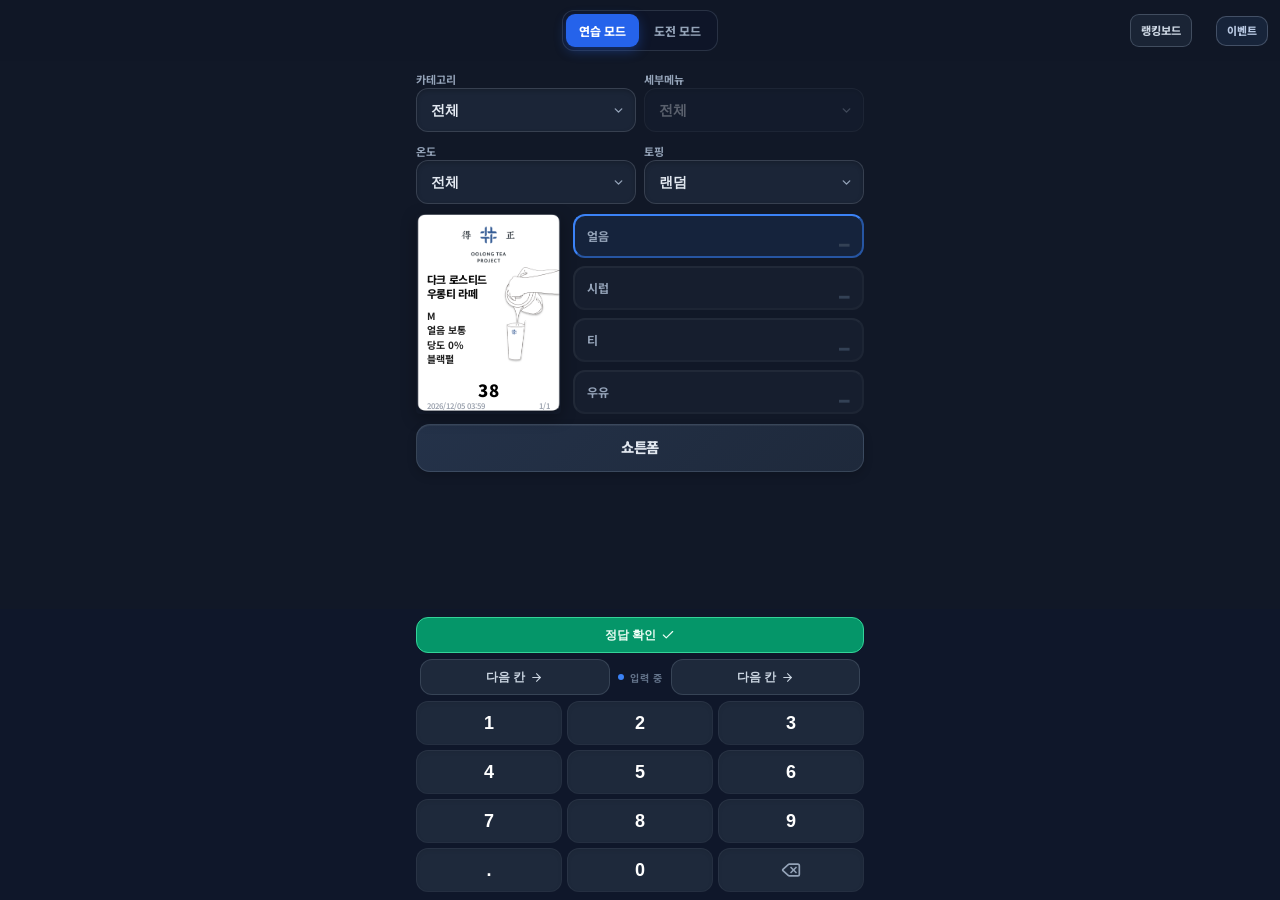
<file: index.html>
<!DOCTYPE html>
<html lang="ko">
<head>
  <meta charset="utf-8">
  <meta name="viewport" content="width=device-width, initial-scale=1, maximum-scale=1, viewport-fit=cover, user-scalable=no">
  <title>더정 우롱티 프로젝트 - 트레이닝 룸</title>
  <meta name="description" content="매장 통합 관리 가이드 시스템">
  <meta http-equiv="Cache-Control" content="no-cache, no-store, must-revalidate">
  <meta http-equiv="Pragma" content="no-cache">
  <meta http-equiv="Expires" content="0">
  <meta name="app-build" content="1792740400">
  <link rel="preconnect" href="https://fonts.googleapis.com">
  <link rel="preconnect" href="https://fonts.gstatic.com" crossorigin>
  <link href="https://fonts.googleapis.com/css2?family=Noto+Sans+KR:wght@400;500;600;700;800;900&family=Noto+Serif+KR:wght@700;900&family=Outfit:wght@600;700;800;900&display=swap" rel="stylesheet">
  <link rel="stylesheet" href="style.css?v=1792741400">
</head>
<body class="antialiased bg-[#111827] text-white">
  <div class="app-wrapper min-h-[100dvh] flex flex-col font-outfit pb-4 safe-bottom relative">
    
    <!-- Top Bar Navigation -->
    <header class="quiz-header px-4 py-2.5 sm:px-6 border-b border-white/5 bg-[#111827]/90 backdrop-blur-md z-10">
      <div class="mode-switch" role="tablist" aria-label="퀴즈 모드 선택">
        <button id="btnPracticeMode" class="mode-switch__button is-active" type="button" role="tab" aria-selected="true">연습 모드</button>
        <button id="btnChallengeMode" class="mode-switch__button" type="button" role="tab" aria-selected="false">도전 모드</button>
      </div>
      <button id="btnEventMode" class="event-board-button" type="button" aria-selected="false">이벤트</button>
      <button id="btnRankingMode" class="ranking-board-button hidden" type="button" aria-selected="false">랭킹보드</button>
      <div id="challengeTimer" class="challenge-timer hidden" aria-live="polite">00:00</div>
    </header>

    <!-- Main Stage Content -->
    <div id="quizMain" class="flex-1 overflow-y-auto px-4 pt-2.5 pb-2">
      <div class="max-w-md mx-auto pb-2">
        
        <!-- Filter Controls (Sequential: Category -> Submenu -> Temp -> Topping) -->
        <div id="filterPanel" class="flex flex-col gap-2 mb-2.5 animate-in fade-in relative z-20">
          <!-- Row 1: Category & Submenu Dropdowns -->
          <div class="grid grid-cols-2 gap-2">
            <div>
              <label class="block text-[11px] font-bold text-slate-400 mb-1 ml-0.5">카테고리</label>
              <select id="selectCategory" class="filter-select w-full" title="카테고리 선택">
                <option value="all">전체</option>
                <option value="오리지널 티">오리지널 티</option>
                <option value="클래식 밀크티">클래식 밀크티</option>
                <option value="신선한 우유">신선한 우유</option>
                <option value="치즈 밀크폼">치즈 밀크폼</option>
                <option value="더블 과일티">더블 과일티</option>
              </select>
            </div>
            <div>
              <label class="block text-[11px] font-bold text-slate-400 mb-1 ml-0.5">세부메뉴</label>
              <select id="selectMenu" disabled class="filter-select w-full" title="세부메뉴 선택">
                <option value="all">전체</option>
              </select>
            </div>
          </div>

          <!-- Row 2: Temperature & Topping Combination Filters -->
          <div class="grid grid-cols-2 gap-2">
            <div>
              <label class="block text-[11px] font-bold text-slate-400 mb-1 ml-0.5">온도</label>
              <select id="selectTemp" class="filter-select w-full" title="온도 선택">
                <option value="all">전체</option>
                <option value="ice">ICE</option>
                <option value="hot">HOT</option>
              </select>
            </div>
            <div>
              <label class="block text-[11px] font-bold text-slate-400 mb-1 ml-0.5">토핑</label>
              <select id="selectTopping" class="filter-select w-full" title="토핑 선택">
                <option value="all">랜덤</option>
                <option value="with">토핑 O</option>
                <option value="without">토핑 X</option>
              </select>
            </div>
          </div>
        </div>

        <!-- Problem Stage: Left Sticker & Right Fields (Top-Aligned) -->
        <div id="quizProblemStage" class="flex flex-row gap-3 mt-1 items-start">
          
          <!-- Exact Photo-Matched Sticker Card (Noto Sans KR font on dejeng_real_bg.png) -->
          <div id="dejengSticker" class="dejeng-sticker-card shrink-0">
            <!-- Dynamically populated via renderSticker() -->
          </div>

          <!-- Right Column: Recipe Fields (Top aligned with sticker) -->
          <div class="flex-1 flex flex-col min-w-0">
            <div id="recipeFieldsContainer" class="flex flex-col gap-2">
              <!-- Dynamically populated via renderInputFields() -->
            </div>
          </div>

        </div>

        <!-- Shorten Form Quick Access (라벨지 - 넘버패드 사이 항시 노출) -->
        <div id="shortenPromptContainer" class="mt-2">
          <button id="btnProblemShorten" type="button" class="problem-shorten-button">
            <span class="problem-shorten-button__label">쇼튼폼</span>
          </button>
          <button id="btnRestartChallenge" type="button" class="challenge-restart-button hidden">다시하기</button>
          <p id="challengeRuleNotice" class="challenge-rule-notice hidden">도전 모드 · 빈칸 오답 2개까지 기록 반영</p>
          <div id="challengeAllowance" class="challenge-allowance hidden" aria-live="polite">
            <span class="challenge-allowance__label">오답 허용</span>
            <span id="challengeAllowanceOne" class="challenge-allowance__life" aria-hidden="true"></span>
            <span id="challengeAllowanceTwo" class="challenge-allowance__life" aria-hidden="true"></span>
            <strong id="challengeAllowanceText">2 / 2</strong>
          </div>
        </div>

        <section id="challengeRankingComingSoon" class="ranking-coming-soon hidden" aria-live="polite">
          <p>COMING SOON</p>
        </section>
        <section id="challengeEvent" class="challenge-event hidden" aria-labelledby="challengeEventTitle">
          <section class="challenge-event__card" aria-labelledby="challengeEventTitle">
          <header class="challenge-event__header">
            <p>EVENT</p>
            <h2 id="challengeEventTitle">7등의 시간을 맞춰라!!!</h2>
            <span>7등 기록의 초와 1/100초를 맞혀 보세요</span>
          </header>
          <p id="challengePredictionSaved" class="challenge-event__saved" aria-live="polite"></p>
          <button id="btnOpenPredictionModal" class="challenge-event__apply" type="button">응모하기</button>

          </section>
          <section class="challenge-event__card challenge-event__card--quiz" aria-label="음료퀴즈 도전">
          <section class="challenge-event__mystery" aria-label="비공개 내 순위">
            <p class="challenge-event__mystery-label">랭킹보드</p>
            <div class="challenge-event__slots">
              <div>???</div><div>???</div><div>???</div>
              <div id="challengeEventMyRecord" class="challenge-event__slot--mine" aria-live="polite">???</div>
              <div>???</div><div>???</div><div>???</div>
            </div>
            <p class="challenge-event__saved">나의 최단 기록만 표시됩니다.</p>
          </section>
          <button id="btnStartChallengeFromEvent" class="challenge-event__start" type="button">음료퀴즈 도전하기</button>
          </section>
        </section>
        <section id="challengeRanking" class="challenge-ranking hidden" aria-live="polite" aria-hidden="true">
          <header class="challenge-ranking__title">
            <span aria-hidden="true">🏆</span>
            <div>
              <p>CHALLENGE LEADERBOARD</p>
              <h2>랭킹보드</h2>
            </div>
          </header>
          <div class="challenge-ranking__grid">
            <section class="challenge-ranking__section challenge-ranking__section--alltime">
              <header><span aria-hidden="true">🏅</span><h3>역대 기록</h3></header>
              <div id="challengeAllTimeRanking" class="challenge-ranking__list"></div>
              <button id="btnShowAllTimeRanking" class="challenge-ranking__more" type="button">전체 순위</button>
            </section>
            <section class="challenge-ranking__section challenge-ranking__section--monthly">
              <header><span aria-hidden="true">↻</span><h3>이번 달 랭킹</h3></header>
              <div id="challengeCurrentRanking" class="challenge-ranking__list"></div>
            </section>
            <section id="challengePastRankings" class="challenge-ranking__section challenge-ranking__section--champion hidden">
              <header><span aria-hidden="true">♛</span><h3>과거 월간 챔피언</h3></header>
              <div id="challengePastRankingList"></div>
            </section>
          </div>
        </section>

      </div>
    </div>

    <!-- Bottom Controls & Keypad (Fixed Dock) -->
    <div id="quizDock" class="border-t border-white/5 bg-slate-900 flex-shrink-0 p-3 pb-6 safe-bottom">
      <div class="max-w-md mx-auto">
        
        <button id="btnAction" type="button" class="quiz-check-button">
          <span>정답 확인</span>
          <svg xmlns="http://www.w3.org/2000/svg" width="14" height="14" viewBox="0 0 24 24" fill="none" stroke="currentColor" stroke-width="2" stroke-linecap="round" stroke-linejoin="round"><polyline points="20 6 9 17 4 12"/></svg>
        </button>

        <!-- Dual next controls -->
        <div class="quiz-action-row mb-2.5 px-1">
          <button id="btnNextField" type="button" class="quiz-next-button">
            <span>다음 칸</span>
            <svg xmlns="http://www.w3.org/2000/svg" width="13" height="13" viewBox="0 0 24 24" fill="none" stroke="currentColor" stroke-width="2" stroke-linecap="round" stroke-linejoin="round"><path d="M5 12h14"/><path d="m12 5 7 7-7 7"/></svg>
          </button>
          
          <span class="text-[10px] font-bold text-slate-500 uppercase tracking-widest flex items-center gap-1.5 text-center">
            <div id="statusDot" class="w-1.5 h-1.5 rounded-full animate-pulse shrink-0 bg-blue-500"></div>
            <span id="statusText">입력 중</span>
          </span>

          <button id="btnNextFieldRight" type="button" class="quiz-next-button">
            <span>다음 칸</span>
            <svg xmlns="http://www.w3.org/2000/svg" width="13" height="13" viewBox="0 0 24 24" fill="none" stroke="currentColor" stroke-width="2" stroke-linecap="round" stroke-linejoin="round"><path d="M5 12h14"/><path d="m12 5 7 7-7 7"/></svg>
          </button>
        </div>

        <!-- Numeric Keypad Grid (1-9, ., 0, DEL) -->
        <div class="grid grid-cols-3 gap-1.5 sm:gap-2">
          <button type="button" class="pad-key-btn h-11 sm:h-13 rounded-xl flex items-center justify-center text-lg sm:text-xl font-black transition-all border shadow-inner bg-slate-800 hover:bg-slate-700 active:bg-slate-600 text-white border-white/5" data-key="1">1</button>
          <button type="button" class="pad-key-btn h-11 sm:h-13 rounded-xl flex items-center justify-center text-lg sm:text-xl font-black transition-all border shadow-inner bg-slate-800 hover:bg-slate-700 active:bg-slate-600 text-white border-white/5" data-key="2">2</button>
          <button type="button" class="pad-key-btn h-11 sm:h-13 rounded-xl flex items-center justify-center text-lg sm:text-xl font-black transition-all border shadow-inner bg-slate-800 hover:bg-slate-700 active:bg-slate-600 text-white border-white/5" data-key="3">3</button>
          <button type="button" class="pad-key-btn h-11 sm:h-13 rounded-xl flex items-center justify-center text-lg sm:text-xl font-black transition-all border shadow-inner bg-slate-800 hover:bg-slate-700 active:bg-slate-600 text-white border-white/5" data-key="4">4</button>
          <button type="button" class="pad-key-btn h-11 sm:h-13 rounded-xl flex items-center justify-center text-lg sm:text-xl font-black transition-all border shadow-inner bg-slate-800 hover:bg-slate-700 active:bg-slate-600 text-white border-white/5" data-key="5">5</button>
          <button type="button" class="pad-key-btn h-11 sm:h-13 rounded-xl flex items-center justify-center text-lg sm:text-xl font-black transition-all border shadow-inner bg-slate-800 hover:bg-slate-700 active:bg-slate-600 text-white border-white/5" data-key="6">6</button>
          <button type="button" class="pad-key-btn h-11 sm:h-13 rounded-xl flex items-center justify-center text-lg sm:text-xl font-black transition-all border shadow-inner bg-slate-800 hover:bg-slate-700 active:bg-slate-600 text-white border-white/5" data-key="7">7</button>
          <button type="button" class="pad-key-btn h-11 sm:h-13 rounded-xl flex items-center justify-center text-lg sm:text-xl font-black transition-all border shadow-inner bg-slate-800 hover:bg-slate-700 active:bg-slate-600 text-white border-white/5" data-key="8">8</button>
          <button type="button" class="pad-key-btn h-11 sm:h-13 rounded-xl flex items-center justify-center text-lg sm:text-xl font-black transition-all border shadow-inner bg-slate-800 hover:bg-slate-700 active:bg-slate-600 text-white border-white/5" data-key="9">9</button>
          <button type="button" class="pad-key-btn h-11 sm:h-13 rounded-xl flex items-center justify-center text-lg sm:text-xl font-black transition-all border shadow-inner bg-slate-800 hover:bg-slate-700 active:bg-slate-600 text-white border-white/5" data-key=".">.</button>
          <button type="button" class="pad-key-btn h-11 sm:h-13 rounded-xl flex items-center justify-center text-lg sm:text-xl font-black transition-all border shadow-inner bg-slate-800 hover:bg-slate-700 active:bg-slate-600 text-white border-white/5" data-key="0">0</button>
          <button type="button" class="pad-key-btn h-11 sm:h-13 rounded-xl flex items-center justify-center text-lg sm:text-xl font-black transition-all border shadow-inner bg-slate-800 hover:bg-slate-700 active:bg-slate-600 text-white border-white/5" data-key="DEL">
            <svg xmlns="http://www.w3.org/2000/svg" width="20" height="20" viewBox="0 0 24 24" fill="none" stroke="currentColor" stroke-width="2" stroke-linecap="round" stroke-linejoin="round" class="text-slate-400">
              <path d="M10 5a2 2 0 0 0-1.344.519l-6.328 5.74a1 1 0 0 0 0 1.481l6.328 5.741A2 2 0 0 0 10 19h10a2 2 0 0 0 2-2V7a2 2 0 0 0-2-2z"/>
              <path d="m12 9 6 6"/>
              <path d="m18 9-6 6"/>
            </svg>
          </button>
        </div>

      </div>
    </div>

  </div>

  <!-- Shorten Form Modal (쇼튼 폼 팝업 - 원본 이미지) -->
  <div id="shortenModal" class="shorten-modal-overlay">
    <div id="shortenModalCard" class="shorten-modal-card">
      <img id="shortenModalImage" src="shorten_table.png" alt="Formula Shorten Reference Table. Pinch with two fingers to zoom." class="w-full h-auto block select-none rounded">
    </div>
  </div>

  <!-- Challenge countdown: starts immediately after the mode is selected. -->
  <div id="challengeCountdown" class="challenge-countdown hidden" aria-live="assertive" aria-label="도전 시작 카운트다운">
    <strong id="challengeCountdownNumber">3</strong>
    <span>도전 시작</span>
  </div>

  <!-- Challenge mode result. Form submit remains separate so the user can review it. -->
  <div id="challengeResult" class="challenge-overlay hidden" role="dialog" aria-modal="true" aria-labelledby="challengeResultTitle">
    <section class="challenge-card">
      <p class="challenge-eyebrow">10문제 완료</p>
      <h2 id="challengeResultTitle">도전 결과</h2>
      <div id="challengeResultStats" class="challenge-result-stats"></div>
      <p id="challengeResultMessage" class="challenge-copy"></p>
      <div id="challengeEmployeePicker" class="hidden">
        <label class="challenge-label" for="challengeEmployee">본인 이름 선택</label>
        <select id="challengeEmployee" class="challenge-select">
          <option value="">본인 이름을 선택하세요</option>
        </select>
        <p id="challengeSetupError" class="challenge-error hidden" role="alert">본인 이름을 선택해 주세요.</p>
      </div>
      <div class="challenge-actions challenge-actions--stack">
        <button id="btnSubmitRecord" class="challenge-primary hidden" type="button">기록하기</button>
        <button id="btnRetryChallenge" class="challenge-secondary hidden" type="button">돌아가기</button>
      </div>
    </section>
  </div>

  <div id="challengePredictionModal" class="challenge-overlay hidden" role="dialog" aria-modal="true" aria-labelledby="challengePredictionModalTitle">
    <section class="challenge-card challenge-prediction-modal__card">
      <button id="btnClosePredictionModal" class="challenge-prediction-modal__close" type="button" aria-label="응모 창 닫기">×</button>
      <p class="challenge-eyebrow">EVENT ENTRY</p>
      <h2 id="challengePredictionModalTitle">7등의 시간을 맞춰라!!!</h2>
      <form id="challengePredictionForm" class="challenge-event__form">
        <fieldset>
          <legend>예측 초</legend>
          <div class="challenge-event__time-picker" aria-label="예측 시간 입력">
            <label><input id="challengePredictionSeconds" type="text" inputmode="numeric" pattern="[0-9]*" maxlength="2" aria-label="초" placeholder="00" autocomplete="off"><span>초</span></label>
            <b>.</b>
            <label><input id="challengePredictionCentiseconds" type="text" inputmode="numeric" pattern="[0-9]*" maxlength="2" aria-label="1/100초" placeholder="00" autocomplete="off"><span>1/100초</span></label>
          </div>
        </fieldset>
        <label class="challenge-event__employee">본인 이름
          <select id="challengePredictionEmployee" required>
            <option value="">직원명 선택</option>
          </select>
        </label>
        <button type="submit">제출</button>
      </form>
    </section>
  </div>

  <div id="allTimeRankingModal" class="ranking-modal hidden" role="dialog" aria-modal="true" aria-labelledby="allTimeRankingTitle">
    <section class="ranking-modal__card">
      <header class="ranking-modal__header">
        <div><p>🏅 전체 순위</p><h2 id="allTimeRankingTitle">역대 기록</h2></div>
        <button id="btnCloseAllTimeRanking" class="ranking-modal__close" type="button" aria-label="전체 순위 닫기">×</button>
      </header>
      <div id="challengeAllTimeFullRanking" class="ranking-modal__list"></div>
    </section>
  </div>

  <script src="https://accounts.google.com/gsi/client" async defer></script>
  <script src="record-service.js?v=1792741100"></script>
  <script src="challenge-event.js?v=1792741200"></script>
  <script src="app.js?v=1792741300"></script>
</body>
</html>
</file>
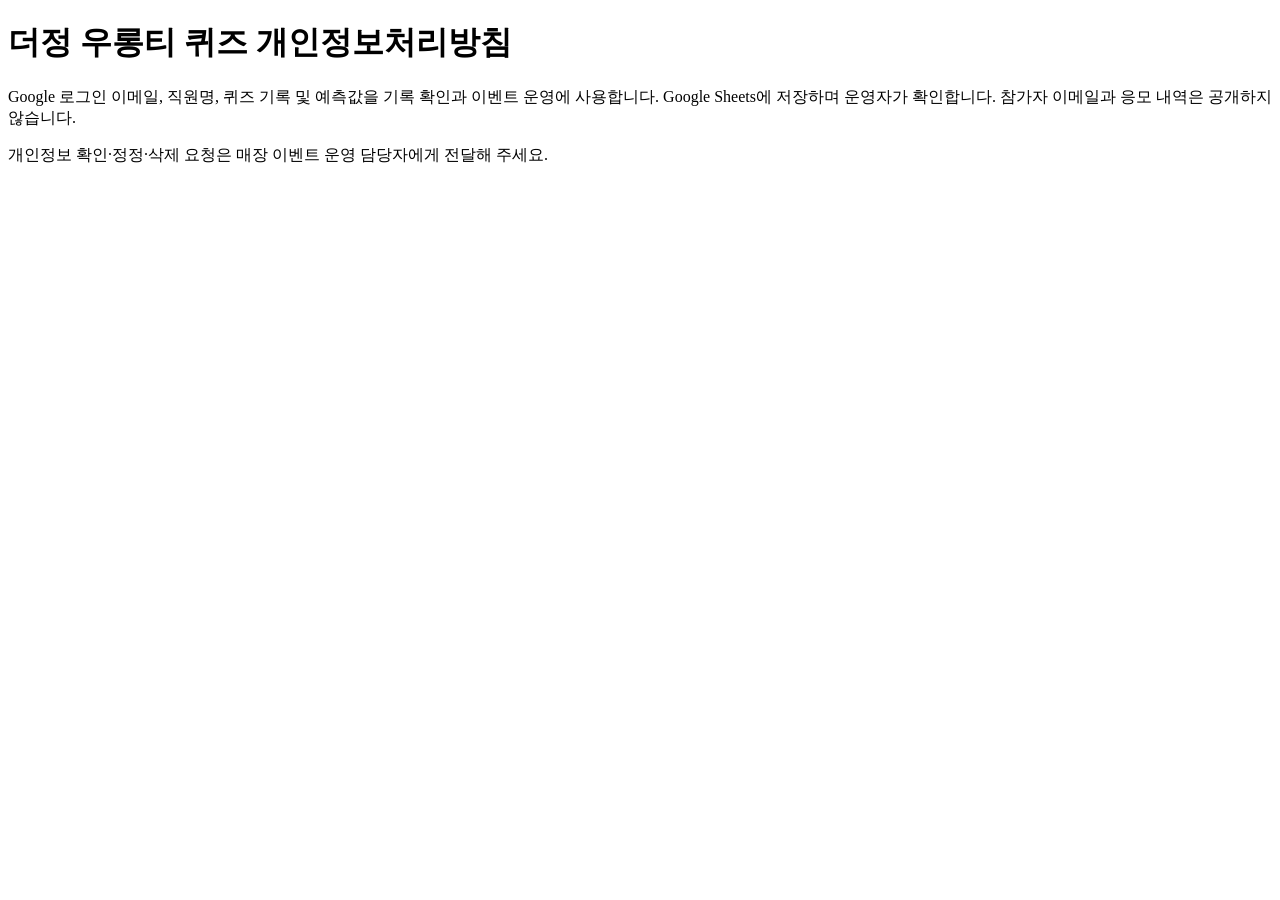
<file: privacy.html>
<!doctype html><html lang="ko"><meta charset="utf-8"><meta name="viewport" content="width=device-width,initial-scale=1"><title>개인정보처리방침</title><h1>더정 우롱티 퀴즈 개인정보처리방침</h1><p>Google 로그인 이메일, 직원명, 퀴즈 기록 및 예측값을 기록 확인과 이벤트 운영에 사용합니다. Google Sheets에 저장하며 운영자가 확인합니다. 참가자 이메일과 응모 내역은 공개하지 않습니다.</p><p>개인정보 확인·정정·삭제 요청은 매장 이벤트 운영 담당자에게 전달해 주세요.</p></html>
</file>
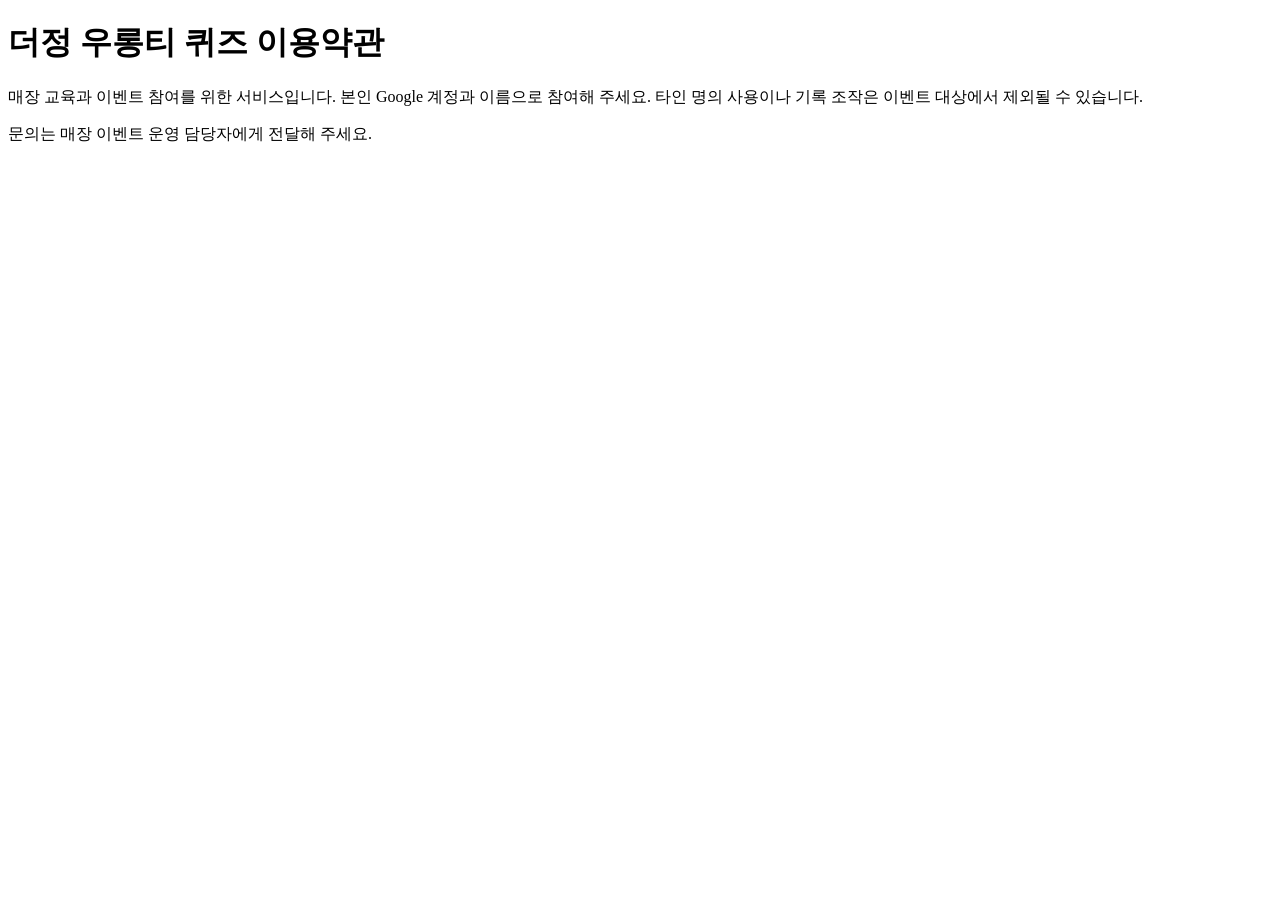
<file: terms.html>
<!doctype html><html lang="ko"><meta charset="utf-8"><meta name="viewport" content="width=device-width,initial-scale=1"><title>이용약관</title><h1>더정 우롱티 퀴즈 이용약관</h1><p>매장 교육과 이벤트 참여를 위한 서비스입니다. 본인 Google 계정과 이름으로 참여해 주세요. 타인 명의 사용이나 기록 조작은 이벤트 대상에서 제외될 수 있습니다.</p><p>문의는 매장 이벤트 운영 담당자에게 전달해 주세요.</p></html>
</file>
<file: style.css>
/* --- Global Reset & Color Theme matching oolongteaproject.vercel.app --- */
* {
  margin: 0;
  padding: 0;
  box-sizing: border-box;
  -webkit-tap-highlight-color: transparent;
}

body {
  font-family: 'Outfit', 'Noto Sans KR', -apple-system, BlinkMacSystemFont, sans-serif;
  background-color: #111827;
  color: #f8fafc;
  min-height: 100vh;
  min-height: 100dvh;
  overflow-x: hidden;
  user-select: none;
  -webkit-user-select: none;
}

/* Keep quiz controls at the intended scale on mobile. The shorten-form popup
   overrides this with its own two-finger zoom handler. */
html,
body,
.app-wrapper {
  touch-action: manipulation;
}

.app-wrapper {
  min-height: 100vh;
  min-height: 100dvh;
  display: flex;
  flex-direction: column;
}

/* Safe Area Support */
.safe-bottom {
  padding-bottom: env(safe-area-inset-bottom, 1rem);
}

/* Sticker Card Styles (Enforcing Noto Sans KR) */
.dejeng-sticker-card {
  width: 145px;
  height: 200px;
  background-image: url('dejeng_real_bg.png');
  background-size: 100% 100%;
  background-repeat: no-repeat;
  position: relative;
  overflow: hidden;
  border-radius: 4px;
  box-shadow: 0 4px 15px rgba(0, 0, 0, 0.3);
  font-family: 'Noto Sans KR', sans-serif !important;
  user-select: none;
  flex-shrink: 0;
}

.st-real-title {
  position: absolute;
  top: 29.5%;
  left: 7.5%;
  max-width: 90%;
  font-family: 'Noto Sans KR', sans-serif !important;
  font-size: 0.68rem;
  font-weight: 800;
  line-height: 1.25;
  color: #111111;
  letter-spacing: -0.4px;
  z-index: 2;
}

.st-real-title div {
  white-space: nowrap !important;
  overflow: visible !important;
}

.st-real-specs {
  position: absolute;
  top: 48%;
  left: 7.5%;
  max-width: 52%;
  display: flex;
  flex-direction: column;
  gap: 2px;
  font-family: 'Noto Sans KR', sans-serif !important;
  font-size: 0.62rem;
  font-weight: 700;
  color: #222222;
  line-height: 1.25;
}

.st-real-orderno {
  position: absolute;
  top: 84%;
  left: 0;
  right: 0;
  text-align: center;
  font-size: 1.05rem;
  font-weight: 900;
  color: #000000;
  line-height: 1;
  letter-spacing: 0.5px;
  font-family: 'Noto Sans KR', sans-serif !important;
}

.st-real-footer {
  position: absolute;
  top: 93%;
  left: 7.5%;
  right: 7.5%;
  display: flex;
  justify-content: space-between;
  font-size: 0.48rem;
  font-weight: 600;
  color: #9ca3af;
  font-family: 'Noto Sans KR', sans-serif !important;
}

/* 5-Field Recipe Container (Matches Sticker Card Height 200px exactly) */
.recipe-fields-5-rows {
  height: 200px;
  display: flex;
  flex-direction: column;
  gap: 5px;
}

.recipe-fields-5-rows .field-btn {
  flex: 1 1 0;
  min-height: 0;
  padding-top: 0 !important;
  padding-bottom: 0 !important;
}

.recipe-fields-5-rows .field-val-container {
  height: auto !important;
}

.recipe-fields-5-rows .field-val-text {
  font-size: 1.1rem !important;
  line-height: 1 !important;
}

/* Utility Animations */
@keyframes fadeIn {
  from { opacity: 0; transform: translateY(4px); }
  to { opacity: 1; transform: translateY(0); }
}

.animate-in {
  animation: fadeIn 0.2s cubic-bezier(0.16, 1, 0.3, 1) forwards;
}

/* Keypad Button Active States */
.pad-key-btn:active {
  transform: scale(0.96);
  background-color: #334155 !important;
}

.pad-key-btn {
  touch-action: manipulation;
  -webkit-touch-callout: none;
  user-select: none;
}

#btnNextField,
#btnNextFieldRight,
#btnAction {
  touch-action: manipulation;
  -webkit-touch-callout: none;
}

.quiz-action-row {
  display: grid;
  grid-template-columns: minmax(88px, 1fr) auto minmax(88px, 1fr);
  align-items: center;
  gap: 8px;
}

.quiz-next-button,
.quiz-check-button {
  min-height: 36px;
  border: 1px solid rgba(148, 163, 184, 0.22);
  border-radius: 12px;
  color: #cbd5e1;
  background: #1e293b;
  font-size: 0.76rem;
  font-weight: 800;
  display: inline-flex;
  align-items: center;
  justify-content: center;
  gap: 5px;
  transition: transform 120ms ease, background-color 120ms ease, border-color 120ms ease;
}

.quiz-next-button:active,
.quiz-check-button:active { transform: scale(0.97); }

.quiz-next-button--advance {
  color: #fff;
  background: #2563eb;
  border-color: #60a5fa;
}

.quiz-check-button {
  width: 100%;
  margin: 0 0 6px;
  color: #ecfdf5;
  background: #059669;
  border-color: #34d399;
}

.quiz-check-button[hidden] { display: none; }

.challenge-ranking__loading {
  color: #93c5fd;
}

/* Scrollbar polish */
::-webkit-scrollbar {
  width: 4px;
  height: 4px;
}
::-webkit-scrollbar-thumb {
  background: rgba(255, 255, 255, 0.15);
  border-radius: 4px;
}
::-webkit-scrollbar-track {
  background: transparent;
}

/* Tailwind-equivalent utility classes used in markup */
.flex { display: flex; }
.flex-col { flex-direction: column; }
.flex-row { flex-direction: row; }
.flex-1 { flex: 1 1 0%; }
.shrink-0 { flex-shrink: 0; }
.items-center { align-items: center; }
.items-start { align-items: flex-start; }
.justify-between { justify-content: space-between; }
.justify-center { justify-content: center; }
.justify-end { justify-content: flex-end; }
.gap-1 { gap: 0.25rem; }
.gap-1\.5 { gap: 0.375rem; }
.gap-2 { gap: 0.5rem; }
.gap-3 { gap: 0.75rem; }
.w-full { width: 100%; }
.min-w-0 { min-width: 0px; }
.relative { position: relative; }
.sticky { position: sticky; }
.absolute { position: absolute; }
.top-0 { top: 0px; }
.top-1\/2 { top: 50%; }
.right-2 { right: 0.5rem; }
.-translate-y-1\/2 { transform: translateY(-50%); }
.overflow-hidden { overflow: hidden; }
.overflow-y-auto { overflow-y: auto; }
.rounded-sm { border-radius: 0.125rem; }
.rounded-full { border-radius: 9999px; }
.rounded-xl { border-radius: 0.75rem; }
.border { border-width: 1px; }
.border-2 { border-width: 2px; }
.border-b { border-bottom-width: 1px; }
.border-t { border-top-width: 1px; }
.border-white\/5 { border-color: rgba(255, 255, 255, 0.05); }
.border-white\/10 { border-color: rgba(255, 255, 255, 0.1); }
.border-blue-500 { border-color: #3b82f6; }
.border-emerald-500 { border-color: #10b981; }
.border-rose-500 { border-color: #f43f5e; }
.bg-\[\#111827\] { background-color: #111827; }
.bg-\[\#111827\]\/90 { background-color: rgba(17, 24, 39, 0.9); }
.bg-\[\#fcfcfa\] { background-color: #fcfcfa; }
.bg-slate-800 { background-color: #1e293b; }
.bg-slate-800\/40 { background-color: rgba(30, 41, 59, 0.4); }
.bg-slate-800\/80 { background-color: rgba(30, 41, 59, 0.8); }
.bg-slate-900 { background-color: #0f172a; }
.bg-blue-500 { background-color: #3b82f6; }
.bg-blue-500\/10 { background-color: rgba(59, 130, 246, 0.1); }
.bg-blue-600 { background-color: #2563eb; }
.bg-emerald-500 { background-color: #10b981; }
.bg-emerald-500\/10 { background-color: rgba(16, 185, 129, 0.1); }
.bg-emerald-600 { background-color: #059669; }
.bg-rose-500 { background-color: #f43f5e; }
.bg-rose-500\/10 { background-color: rgba(244, 63, 94, 0.1); }
.text-white { color: #ffffff; }
.text-black { color: #000000; }
.text-slate-300 { color: #cbd5e1; }
.text-slate-400 { color: #94a3b8; }
.text-slate-500 { color: #64748b; }
.text-slate-700 { color: #334155; }
.text-amber-400 { color: #fbbf24; }
.text-emerald-500 { color: #10b981; }
.text-rose-500 { color: #f43f5e; }
.p-2\.5 { padding: 0.625rem; }
.p-3 { padding: 0.75rem; }
.px-1 { padding-left: 0.25rem; padding-right: 0.25rem; }
.px-3 { padding-left: 0.75rem; padding-right: 0.75rem; }
.px-3\.5 { padding-left: 0.875rem; padding-right: 0.875rem; }
.px-4 { padding-left: 1rem; padding-right: 1rem; }
.py-2 { padding-top: 0.5rem; padding-bottom: 0.5rem; }
.py-2\.5 { padding-top: 0.625rem; padding-bottom: 0.625rem; }
.pb-0 { padding-bottom: 0px; }
.pb-2 { padding-bottom: 0.5rem; }
.pb-6 { padding-bottom: 1.5rem; }
.mb-2 { margin-bottom: 0.5rem; }
.mb-2\.5 { margin-bottom: 0.625rem; }
.mb-3 { margin-bottom: 0.75rem; }
.mb-3\.5 { margin-bottom: 0.875rem; }
.mt-auto { margin-top: auto; }
.mt-0\.5 { margin-top: 0.125rem; }
.mt-2 { margin-top: 0.5rem; }
.h-6 { height: 1.5rem; }
.h-9 { height: 2.25rem; }
.h-10 { height: 2.5rem; }
.h-11 { height: 2.75rem; }
.w-8 { width: 2rem; }
.w-10 { width: 2.5rem; }
.w-1\.5 { width: 0.375rem; }
.h-1\.5 { height: 0.375rem; }
.w-\[140px\] { width: 140px; }
.h-\[190px\] { height: 190px; }
.text-\[5px\] { font-size: 5px; }
.text-\[6px\] { font-size: 6px; }
.text-\[10px\] { font-size: 10px; }
.text-\[11px\] { font-size: 11px; }
.text-\[13px\] { font-size: 13px; }
.text-xs { font-size: 0.75rem; line-height: 1rem; }
.text-sm { font-size: 0.875rem; line-height: 1.25rem; }
.text-base { font-size: 1rem; line-height: 1.5rem; }
.text-lg { font-size: 1.125rem; line-height: 1.75rem; }
.text-xl { font-size: 1.25rem; line-height: 1.75rem; }
.font-bold { font-weight: 700; }
.font-extrabold { font-weight: 800; }
.font-black { font-weight: 900; }
.font-medium { font-weight: 500; }
.leading-none { line-height: 1; }
.leading-tight { line-height: 1.25; }
.tracking-tight { letter-spacing: -0.025em; }
.tracking-tighter { letter-spacing: -0.05em; }
.tracking-wider { letter-spacing: 0.05em; }
.tracking-widest { letter-spacing: 0.1em; }
.uppercase { text-transform: uppercase; }
.text-center { text-align: center; }
.opacity-60 { opacity: 0.6; }
.opacity-90 { opacity: 0.9; }
.cursor-pointer { cursor: pointer; }
.cursor-not-allowed { cursor: not-allowed; }
.grid { display: grid; }
.grid-cols-2 { grid-template-columns: repeat(2, minmax(0, 1fr)); }
.grid-cols-3 { grid-template-columns: repeat(3, minmax(0, 1fr)); }
.shadow-inner { box-shadow: inset 0 2px 4px 0 rgba(0, 0, 0, 0.06); }
.shadow-lg { box-shadow: 0 10px 15px -3px rgba(0, 0, 0, 0.1), 0 4px 6px -2px rgba(0, 0, 0, 0.05); }
.backdrop-blur-md { backdrop-filter: blur(12px); -webkit-backdrop-filter: blur(12px); }
.transition-all { transition-property: all; transition-timing-function: cubic-bezier(0.4, 0, 0.2, 1); transition-duration: 150ms; }
.active\:scale-95:active { transform: scale(0.95); }
.hover\:bg-slate-700:hover { background-color: #334155; }
.hover\:bg-blue-500:hover { background-color: #3b82f6; }
.hover\:bg-emerald-500:hover { background-color: #10b981; }
.max-w-md { max-width: 28rem; }
.mx-auto { margin-left: auto; margin-right: auto; }
.pr-5 { padding-right: 1.25rem; }
.pt-2\.5 { padding-top: 0.625rem; }
.mt-1 { margin-top: 0.25rem; }
.gap-1\.5 { gap: 0.375rem; }
.z-10 { z-index: 10; }
.z-20 { z-index: 20; }

/* Filter Dropdown Select Styling (Taller height, modern dark theme) */
.filter-select {
  height: 42px;
  min-height: 42px;
  padding: 0 28px 0 12px;
  background-color: rgba(30, 41, 59, 0.85);
  border: 1px solid rgba(255, 255, 255, 0.12);
  border-radius: 12px;
  color: #e2e8f0;
  font-size: 0.84rem;
  font-weight: 700;
  outline: none;
  cursor: pointer;
  transition: all 0.2s ease;
  box-shadow: inset 0 2px 4px rgba(0, 0, 0, 0.2);
  appearance: none;
  -webkit-appearance: none;
  background-image: url("data:image/svg+xml,%3Csvg xmlns='http://www.w3.org/2000/svg' width='14' height='14' viewBox='0 0 24 24' fill='none' stroke='%2394a3b8' stroke-width='2.5' stroke-linecap='round' stroke-linejoin='round'%3E%3Cpolyline points='6 9 12 15 18 9'%3E%3C/polyline%3E%3C/svg%3E");
  background-repeat: no-repeat;
  background-position: right 10px center;
  background-size: 13px;
  white-space: nowrap;
  text-overflow: ellipsis;
}

@media (min-width: 640px) {
  .filter-select {
    height: 44px;
    min-height: 44px;
    padding: 0 32px 0 14px;
    font-size: 0.90rem;
  }
}

.filter-select optgroup {
  background-color: #0f172a;
  color: #94a3b8;
  font-weight: 700;
  font-size: 12px;
}

.filter-select:hover {
  border-color: rgba(255, 255, 255, 0.22);
  background-color: rgba(30, 41, 59, 0.95);
}

.filter-select:focus {
  border-color: #3b82f6;
  box-shadow: 0 0 0 2px rgba(59, 130, 246, 0.25);
}

.filter-select:disabled {
  opacity: 0.35;
  cursor: not-allowed;
}

.filter-select option {
  background-color: #1e293b;
  color: #f8fafc;
  font-size: 14px;
  padding: 8px 12px;
}

/* Shorten form quick access: meets the 44px minimum touch target on mobile. */
#shortenPromptContainer {
  margin-top: 10px;
}

.problem-shorten-button {
  width: 100%;
  min-height: 48px;
  padding: 0 17px;
  display: flex;
  align-items: center;
  justify-content: center;
  gap: 9px;
  border: 1px solid rgba(148, 163, 184, 0.22);
  border-radius: 14px;
  color: #e2e8f0;
  background: linear-gradient(135deg, #243249 0%, #1e293b 100%);
  box-shadow: inset 0 1px 0 rgba(255, 255, 255, 0.06), 0 4px 10px rgba(0, 0, 0, 0.16);
  font-family: inherit;
  font-size: 0.9rem;
  font-weight: 800;
  letter-spacing: -0.01em;
  line-height: 1;
  touch-action: manipulation;
  transition: background-color 0.15s ease, border-color 0.15s ease, transform 0.1s ease;
}

.problem-shorten-button:hover,
.problem-shorten-button:focus-visible {
  border-color: rgba(148, 163, 184, 0.46);
  color: #ffffff;
  background: #334155;
  outline: none;
}

.problem-shorten-button:active {
  transform: scale(0.985);
  background: #162033;
}

.challenge-restart-button {
  width: 100%;
  min-height: 43px;
  margin-top: 8px;
  border: 1px solid rgba(251, 113, 133, 0.34);
  border-radius: 13px;
  background: rgba(76, 20, 42, 0.42);
  color: #fecdd3;
  font: 800 0.82rem/1 'Noto Sans KR', sans-serif;
  cursor: pointer;
}

.challenge-restart-button:active { transform: scale(0.985); }

.challenge-rule-notice {
  margin: 8px 0 0;
  color: #94a3b8;
  text-align: center;
  font: 700 0.67rem/1.35 'Noto Sans KR', sans-serif;
}

.challenge-allowance {
  display: flex;
  align-items: center;
  justify-content: center;
  gap: 6px;
  margin-top: 7px;
  color: #cbd5e1;
}

.challenge-allowance__label {
  margin-right: 2px;
  font: 800 0.68rem/1 'Noto Sans KR', sans-serif;
}

.challenge-allowance__life {
  width: 11px;
  height: 11px;
  border: 2px solid #fb7185;
  border-radius: 50%;
  background: #fb7185;
  box-shadow: 0 0 9px rgba(251, 113, 133, 0.6);
  transition: background-color 0.2s ease, border-color 0.2s ease, box-shadow 0.2s ease, transform 0.2s ease;
}

.challenge-allowance__life.is-lost {
  border-color: #475569;
  background: transparent;
  box-shadow: none;
  transform: scale(0.82);
}

.challenge-allowance strong {
  min-width: 27px;
  margin-left: 2px;
  color: #f8fafc;
  font: 800 0.7rem/1 'Outfit', sans-serif;
  font-variant-numeric: tabular-nums;
}

@media (max-width: 374px) {
  .problem-shorten-button {
    min-height: 46px;
    border-radius: 13px;
  }
}

/* Visibility Utility */
.hidden {
  display: none !important;
}

/* Shorten Form Modal Popup - Store Printout Exact Image */
.shorten-modal-overlay {
  display: none !important;
  position: fixed !important;
  top: 0 !important;
  left: 0 !important;
  right: 0 !important;
  bottom: 0 !important;
  width: 100vw !important;
  height: 100vh !important;
  z-index: 99999 !important;
  align-items: center !important;
  justify-content: center !important;
  padding: 8px !important;
  background-color: rgba(0, 0, 0, 0.8) !important;
  backdrop-filter: blur(4px) !important;
  -webkit-backdrop-filter: blur(4px) !important;
  cursor: pointer !important;
  user-select: none !important;
}

.shorten-modal-overlay.active {
  display: flex !important;
}

.shorten-modal-card {
  background-color: #ffffff !important;
  border-radius: 6px !important;
  box-shadow: 0 25px 50px -12px rgba(0, 0, 0, 0.85) !important;
  max-width: 640px !important;
  width: 100% !important;
  max-height: 95vh !important;
  overflow: auto !important;
  padding: 4px !important;
  cursor: pointer !important;
  touch-action: pan-x pan-y !important;
  overscroll-behavior: contain;
}

.shorten-modal-card img {
  width: var(--shorten-image-width, 100%) !important;
  max-width: none !important;
  height: auto !important;
  display: block !important;
  border-radius: 4px !important;
  transform-origin: top left;
  transition: none;
}

/* Challenge mode: mobile-first controls and dialogs */
.quiz-header {
  position: relative;
  display: flex;
  align-items: center;
  justify-content: center;
  min-height: 48px;
}

.mode-switch {
  display: inline-flex;
  padding: 3px;
  gap: 2px;
  border: 1px solid rgba(148, 163, 184, 0.2);
  border-radius: 12px;
  background: rgba(15, 23, 42, 0.72);
}

.mode-switch__button {
  min-height: 33px;
  padding: 0 13px;
  border: 0;
  border-radius: 9px;
  background: transparent;
  color: #94a3b8;
  font: 800 0.75rem/1 'Noto Sans KR', sans-serif;
  cursor: pointer;
  -webkit-tap-highlight-color: transparent;
}

.mode-switch__button.is-active {
  background: #2563eb;
  color: #fff;
  box-shadow: 0 4px 12px rgba(37, 99, 235, 0.35);
}

.challenge-timer {
  position: absolute;
  left: 16px;
  color: #f8fafc;
  font: 800 0.85rem/1 'Outfit', sans-serif;
  font-variant-numeric: tabular-nums;
}

.ranking-board-button {
  position: absolute;
  right: 88px;
  min-height: 33px;
  padding: 0 10px;
  border: 1px solid rgba(148, 163, 184, 0.32);
  border-radius: 9px;
  background: rgba(30, 41, 59, 0.78);
  color: #cbd5e1;
  font: 800 0.7rem/1 'Noto Sans KR', sans-serif;
  cursor: pointer;
}

.ranking-board-button.is-active {
  border-color: #60a5fa;
  background: #1d4ed8;
  color: #fff;
}

.challenge-countdown {
  position: fixed;
  inset: 0;
  z-index: 100000;
  display: flex;
  flex-direction: column;
  align-items: center;
  justify-content: center;
  gap: 10px;
  /* Countdown is a true transition screen: the quiz behind it must not show. */
  background: #020617;
  color: #fff;
  pointer-events: none;
}

.challenge-countdown strong {
  color: #60a5fa;
  font: 900 clamp(6rem, 35vw, 10rem)/0.8 'Outfit', sans-serif;
  font-variant-numeric: tabular-nums;
}

.challenge-countdown span {
  font: 800 1rem/1 'Noto Sans KR', sans-serif;
  letter-spacing: 0.12em;
}

.challenge-overlay {
  position: fixed;
  inset: 0;
  z-index: 100000;
  display: flex;
  align-items: center;
  justify-content: center;
  padding: 20px;
  background: rgba(2, 6, 23, 0.8);
  backdrop-filter: blur(8px);
  -webkit-backdrop-filter: blur(8px);
}

.challenge-card {
  width: min(100%, 380px);
  padding: 25px 20px 20px;
  border: 1px solid rgba(148, 163, 184, 0.26);
  border-radius: 22px;
  background: #17243a;
  box-shadow: 0 24px 60px rgba(0, 0, 0, 0.45);
}

.challenge-eyebrow {
  margin: 0 0 5px;
  color: #60a5fa;
  font: 800 0.68rem/1.2 'Noto Sans KR', sans-serif;
  letter-spacing: 0.08em;
}

.challenge-card h2 {
  margin: 0;
  color: #fff;
  font: 800 1.45rem/1.25 'Noto Sans KR', sans-serif;
}

.challenge-copy {
  margin: 12px 0 18px;
  color: #cbd5e1;
  font: 500 0.82rem/1.6 'Noto Sans KR', sans-serif;
  word-break: keep-all;
}

.challenge-label {
  display: block;
  margin-bottom: 7px;
  color: #cbd5e1;
  font: 700 0.78rem/1 'Noto Sans KR', sans-serif;
}

.challenge-select {
  width: 100%;
  min-height: 52px;
  padding: 0 14px;
  border: 1px solid #475569;
  border-radius: 13px;
  background: #0f1b2e;
  color: #f8fafc;
  font: 700 0.93rem 'Noto Sans KR', sans-serif;
}

.challenge-error {
  margin: 8px 0 0;
  color: #fda4af;
  font: 700 0.74rem/1.3 'Noto Sans KR', sans-serif;
}

.challenge-actions {
  display: flex;
  gap: 9px;
  margin-top: 20px;
}

.challenge-actions--stack { flex-direction: column; }

.challenge-primary,
.challenge-secondary {
  display: flex;
  min-height: 49px;
  flex: 1;
  align-items: center;
  justify-content: center;
  padding: 0 14px;
  border-radius: 13px;
  font: 800 0.85rem/1 'Noto Sans KR', sans-serif;
  text-decoration: none;
  cursor: pointer;
}

.challenge-primary { border: 1px solid #60a5fa; background: #2563eb; color: #fff; }
.challenge-secondary { border: 1px solid #475569; background: #1e293b; color: #cbd5e1; }

.challenge-result-stats {
  display: grid;
  grid-template-columns: 1fr 1fr;
  gap: 8px;
  margin-top: 18px;
}

.challenge-result-stats div {
  padding: 11px;
  border-radius: 12px;
  background: #0f1b2e;
}

.challenge-result-stats span,
.challenge-result-stats strong { display: block; }
.challenge-result-stats span { margin-bottom: 4px; color: #94a3b8; font: 700 0.67rem/1 'Noto Sans KR', sans-serif; }
.challenge-result-stats strong { color: #fff; font: 800 0.94rem/1.2 'Noto Sans KR', sans-serif; }

.challenge-ranking {
  margin-top: 8px;
  padding: 24px 18px 18px;
  border: 1px solid rgba(96, 165, 250, 0.3);
  border-radius: 20px;
  background: #17243a;
}

.challenge-ranking__section + .challenge-ranking__section { margin-top: 22px; }

.challenge-ranking h2 {
  margin: 0 0 10px;
  color: #fff;
  font: 800 1.35rem/1.25 'Noto Sans KR', sans-serif;
}

.challenge-ranking__past-month + .challenge-ranking__past-month { margin-top: 14px; }
.challenge-ranking__past-month h3 { margin: 0 0 7px; color: #93c5fd; font: 800 0.82rem/1 'Noto Sans KR', sans-serif; }

.challenge-ranking__list {
  margin: 16px 0;
  overflow: hidden;
  border: 1px solid rgba(148, 163, 184, 0.16);
  border-radius: 14px;
}

.challenge-ranking__row {
  display: grid;
  grid-template-columns: 32px 1fr auto;
  align-items: center;
  min-height: 48px;
  padding: 0 12px;
  border-bottom: 1px solid rgba(148, 163, 184, 0.12);
  background: #0f1b2e;
}

.challenge-ranking__row:last-child { border-bottom: 0; }
.challenge-ranking__row span { color: #60a5fa; font: 900 0.9rem/1 'Outfit', sans-serif; }
.challenge-ranking__row strong { color: #f8fafc; font: 800 0.82rem/1 'Noto Sans KR', sans-serif; }
.challenge-ranking__row em { color: #cbd5e1; font: 800 0.86rem/1 'Outfit', sans-serif; font-style: normal; font-variant-numeric: tabular-nums; }
.challenge-ranking__empty { margin: 0; padding: 22px 12px; color: #94a3b8; text-align: center; font: 700 0.78rem/1.4 'Noto Sans KR', sans-serif; }

/* Ranking board / Hall of Fame */
.challenge-ranking {
  margin-top: 4px;
  padding: 0;
  border: 0;
  border-radius: 0;
  background: transparent;
}

.challenge-ranking__title {
  display: flex;
  align-items: center;
  gap: 9px;
  margin: 4px 2px 15px;
}

.challenge-ranking__title span { font-size: 1.7rem; filter: drop-shadow(0 0 10px rgba(251, 191, 36, 0.35)); }
.challenge-ranking__title h2 { margin: 0; color: #f8fafc; font: 900 1.45rem/1 'Noto Sans KR', sans-serif; letter-spacing: -0.04em; }

.challenge-ranking__grid {
  display: grid;
  grid-template-columns: minmax(0, 1fr) minmax(0, 1fr);
  grid-template-areas:
    'monthly alltime'
    'champion alltime';
  align-items: start;
  gap: 12px;
}

.challenge-ranking__section--monthly { grid-area: monthly; }
.challenge-ranking__section--champion { grid-area: champion; }
.challenge-ranking__section--alltime { grid-area: alltime; align-self: stretch; }

.challenge-ranking__section {
  position: relative;
  overflow: hidden;
  margin: 0 !important;
  padding: 16px;
  border: 1px solid rgba(148, 163, 184, 0.22);
  border-radius: 20px;
  background: linear-gradient(145deg, #26364d 0%, #17243a 78%);
  box-shadow: inset 0 1px 0 rgba(255, 255, 255, 0.05), 0 12px 25px rgba(2, 6, 23, 0.2);
}

.challenge-ranking__section::after {
  position: absolute;
  top: -70px;
  right: -55px;
  width: 155px;
  height: 155px;
  border-radius: 50%;
  background: rgba(59, 130, 246, 0.13);
  content: '';
  pointer-events: none;
}

.challenge-ranking__section--champion::after { background: rgba(168, 85, 247, 0.14); }
.challenge-ranking__section--alltime::after { background: rgba(251, 191, 36, 0.13); }

.challenge-ranking__section > header {
  position: relative;
  z-index: 1;
  display: flex;
  align-items: center;
  gap: 7px;
  margin-bottom: 12px;
}

.challenge-ranking__section > header span { color: #60a5fa; font: 900 1.2rem/1 'Outfit', sans-serif; }
.challenge-ranking__section--champion > header span,
.challenge-ranking__section--champion > header h3 { color: #c084fc; }
.challenge-ranking__section--alltime > header span,
.challenge-ranking__section--alltime > header h3 { color: #fbbf24; }
.challenge-ranking__section > header h3 { margin: 0; color: #60a5fa; font: 900 0.96rem/1 'Noto Sans KR', sans-serif; }

.challenge-ranking__list {
  position: relative;
  z-index: 1;
  margin: 0;
  border: 0;
  border-radius: 0;
  background: transparent;
}

.challenge-ranking__row {
  grid-template-columns: 29px 1fr auto;
  min-height: 43px;
  padding: 0 3px;
  border-bottom: 1px solid rgba(148, 163, 184, 0.1);
  background: transparent;
}

.challenge-ranking__row span { color: #64748b; font-size: 0.88rem; }
.challenge-ranking__row:first-child span { color: #fbbf24; }
.challenge-ranking__row:nth-child(2) span { color: #cbd5e1; }
.challenge-ranking__row:nth-child(3) span { color: #d97745; }
.challenge-ranking__row strong { font-size: 0.82rem; }
.challenge-ranking__row em { color: #94a3b8; font-size: 0.8rem; }
.challenge-ranking__empty { padding: 15px 2px 6px; color: #718096; text-align: left; font-size: 0.74rem; }

.challenge-ranking__more {
  position: relative;
  z-index: 1;
  width: 100%;
  min-height: 38px;
  margin-top: 10px;
  border: 1px solid rgba(251, 191, 36, 0.28);
  border-radius: 11px;
  background: rgba(251, 191, 36, 0.07);
  color: #fcd34d;
  font: 800 0.76rem/1 'Noto Sans KR', sans-serif;
}

.challenge-ranking__more:active { transform: scale(0.985); }

.ranking-modal {
  position: fixed;
  z-index: 80;
  inset: 0;
  display: flex;
  align-items: center;
  justify-content: center;
  padding: 20px;
  background: rgba(2, 6, 23, 0.78);
  backdrop-filter: blur(7px);
}

.ranking-modal__card {
  width: min(100%, 390px);
  max-height: min(78dvh, 660px);
  overflow: hidden;
  border: 1px solid rgba(251, 191, 36, 0.28);
  border-radius: 22px;
  background: linear-gradient(145deg, #24334a, #121f34);
  box-shadow: 0 24px 55px rgba(0, 0, 0, 0.45);
}

.ranking-modal__header {
  display: flex;
  align-items: center;
  justify-content: space-between;
  padding: 18px 18px 13px;
  border-bottom: 1px solid rgba(148, 163, 184, 0.14);
}

.ranking-modal__header p { margin: 0 0 5px; color: #fbbf24; font: 800 0.7rem/1 'Noto Sans KR', sans-serif; }
.ranking-modal__header h2 { margin: 0; color: #f8fafc; font: 900 1.25rem/1 'Noto Sans KR', sans-serif; }
.ranking-modal__close { width: 35px; height: 35px; border: 1px solid rgba(148, 163, 184, 0.25); border-radius: 50%; background: #17243a; color: #cbd5e1; font-size: 1.5rem; line-height: 1; }
.ranking-modal__list { max-height: calc(min(78dvh, 660px) - 86px); overflow-y: auto; padding: 8px 18px 16px; }
.ranking-modal__list .challenge-ranking__row { min-height: 47px; }

.challenge-ranking__past-month { position: relative; z-index: 1; padding: 9px 10px; border: 1px solid rgba(192, 132, 252, 0.13); border-radius: 12px; background: rgba(15, 23, 42, 0.25); }
.challenge-ranking__past-month + .challenge-ranking__past-month { margin-top: 8px; }
.challenge-ranking__past-month h3 { color: #c084fc; font-size: 0.78rem; }
.challenge-ranking__past-month .challenge-ranking__row { min-height: 37px; }

.challenge-ranking__note { margin: 13px 4px 15px; color: #64748b; font: 700 0.68rem/1.4 'Noto Sans KR', sans-serif; }
.challenge-ranking > .challenge-primary { width: 100%; min-height: 52px; }

/* Ranking board uses a consistent two-column split: monthly history stays on
   the left while the all-time leaderboard remains fixed on the right. */
@media (min-width: 640px) {
  body.ranking-view #quizMain > .max-w-md {
    max-width: 780px !important;
  }
}

/* Ranking board: intentionally quiet, compact, and information-first. */
.challenge-ranking {
  margin-top: 10px;
}

.challenge-ranking__title {
  margin: 2px 1px 14px;
}

.challenge-ranking__title span,
.challenge-ranking__section > header span {
  display: none;
}

.challenge-ranking__title h2 {
  color: #f1f5f9;
  font-size: 1.18rem;
  letter-spacing: -0.035em;
}

.challenge-ranking__grid {
  gap: 10px;
}

.challenge-ranking__section {
  padding: 14px;
  border: 1px solid rgba(148, 163, 184, 0.16);
  border-radius: 16px;
  background: #18243a;
  box-shadow: none;
}

.challenge-ranking__section::after {
  display: none;
}

.challenge-ranking__section--alltime {
  border-color: rgba(96, 165, 250, 0.3);
  background: #17263e;
}

.challenge-ranking__section > header {
  margin-bottom: 8px;
}

.challenge-ranking__section > header h3,
.challenge-ranking__section--alltime > header h3,
.challenge-ranking__section--champion > header h3 {
  color: #cbd5e1;
  font-size: 0.76rem;
  letter-spacing: -0.01em;
}

.challenge-ranking__section--alltime > header h3 {
  color: #93c5fd;
}

.challenge-ranking__row {
  min-height: 38px;
  padding: 0 1px;
  border-bottom-color: rgba(148, 163, 184, 0.1);
}

.challenge-ranking__row span,
.challenge-ranking__row:first-child span,
.challenge-ranking__row:nth-child(2) span,
.challenge-ranking__row:nth-child(3) span {
  color: #64748b;
  font-size: 0.7rem;
}

.challenge-ranking__row strong {
  min-width: 0;
  overflow: hidden;
  text-overflow: ellipsis;
  white-space: nowrap;
  color: #e2e8f0;
  font-size: 0.78rem;
  font-weight: 700;
}

.challenge-ranking__row em {
  color: #94a3b8;
  font-size: 0.76rem;
  font-weight: 700;
}

.challenge-ranking__empty {
  padding: 10px 1px 3px;
  color: #64748b;
  font-size: 0.7rem;
}

.challenge-ranking__past-month {
  padding: 8px 9px;
  border-color: rgba(148, 163, 184, 0.14);
  border-radius: 10px;
  background: rgba(15, 23, 42, 0.28);
}

.challenge-ranking__past-month h3 {
  color: #94a3b8;
  font-size: 0.7rem;
}

.challenge-ranking__past-month .challenge-ranking__row {
  min-height: 33px;
}

.challenge-ranking__more {
  min-height: 34px;
  margin-top: 8px;
  border-color: rgba(96, 165, 250, 0.28);
  border-radius: 9px;
  background: rgba(59, 130, 246, 0.09);
  color: #93c5fd;
  font-size: 0.7rem;
}

.ranking-modal__card {
  border-color: rgba(148, 163, 184, 0.22);
  border-radius: 18px;
  background: #17243a;
  box-shadow: 0 20px 46px rgba(0, 0, 0, 0.4);
}

.ranking-modal__header p { color: #93c5fd; font-size: 0.64rem; }
.ranking-modal__header h2 { font-size: 1.05rem; }
.ranking-modal__close { border-color: rgba(148, 163, 184, 0.18); background: #20304a; font-size: 1.25rem; }

/* Ranking categories get distinct personalities without sacrificing legibility. */
.challenge-ranking__section--alltime {
  border-color: rgba(250, 204, 21, 0.38);
  background:
    radial-gradient(circle at 100% 0%, rgba(250, 204, 21, 0.18), transparent 48%),
    linear-gradient(145deg, #26304a, #172238 72%);
}

.challenge-ranking__section--monthly {
  border-color: rgba(59, 130, 246, 0.32);
  background:
    radial-gradient(circle at 0% 0%, rgba(59, 130, 246, 0.17), transparent 48%),
    linear-gradient(145deg, #182b47, #162238 72%);
}

.challenge-ranking__section--champion {
  border-color: rgba(167, 139, 250, 0.32);
  background:
    radial-gradient(circle at 0% 0%, rgba(139, 92, 246, 0.15), transparent 48%),
    linear-gradient(145deg, #292343, #1a2237 72%);
}

.challenge-ranking__section--alltime > header h3 { color: #fde68a; }
.challenge-ranking__section--monthly > header h3 { color: #93c5fd; }
.challenge-ranking__section--champion > header h3 { color: #c4b5fd; }

.challenge-ranking__row {
  position: relative;
  grid-template-columns: 26px minmax(0, 1fr) auto;
  margin: 3px 0;
  padding: 0 5px;
  border: 1px solid transparent;
  border-radius: 9px;
}

.challenge-ranking__rank {
  display: inline-flex;
  align-items: center;
  justify-content: center;
  width: 21px;
  height: 21px;
  border-radius: 7px;
  color: #94a3b8 !important;
  font-size: 0.6rem !important;
  line-height: 1;
}

.challenge-ranking__row--rank-1 {
  border-color: rgba(250, 204, 21, 0.38);
  background: linear-gradient(90deg, rgba(250, 204, 21, 0.19), rgba(250, 204, 21, 0.025));
}

.challenge-ranking__row--rank-2 {
  border-color: rgba(226, 232, 240, 0.42);
  background: linear-gradient(90deg, rgba(226, 232, 240, 0.18), rgba(148, 163, 184, 0.025));
}

.challenge-ranking__row--rank-3 {
  border-color: rgba(194, 120, 73, 0.2);
  background: linear-gradient(90deg, rgba(194, 120, 73, 0.08), rgba(194, 120, 73, 0.01));
}

.challenge-ranking__row--rank-1 strong { color: #fef3c7; }
.challenge-ranking__row--rank-2 strong { color: #f8fafc; }
.challenge-ranking__row--rank-3 strong { color: #d6b49a; }

.challenge-ranking__rank--1 { transform: scale(1.08); filter: drop-shadow(0 0 5px rgba(250, 204, 21, 0.34)); }
.challenge-ranking__rank--2 { transform: scale(1.04); filter: drop-shadow(0 0 5px rgba(226, 232, 240, 0.35)); }
.challenge-ranking__rank--3 { opacity: 0.74; filter: saturate(0.58) brightness(0.88); }

.challenge-ranking__past-month .challenge-ranking__row {
  margin: 2px 0;
}

/* Final leaderboard typography system: compact, deliberate, and number-led. */
.challenge-ranking {
  padding: 4px 0 22px;
  font-family: 'Noto Sans KR', sans-serif;
}

.challenge-ranking__title {
  margin: 0 2px 14px;
}

.challenge-ranking__title p {
  margin: 0 0 5px;
  color: #60a5fa;
  font: 800 0.56rem/1 'Outfit', sans-serif;
  letter-spacing: 0.12em;
}

.challenge-ranking__title h2 {
  color: #f8fafc;
  font: 800 1.28rem/1 'Noto Sans KR', sans-serif;
  letter-spacing: -0.055em;
}

.challenge-ranking__grid { gap: 9px; }

.challenge-ranking__section {
  padding: 12px;
  border-radius: 15px;
  box-shadow: 0 8px 22px rgba(2, 6, 23, 0.17), inset 0 1px 0 rgba(255, 255, 255, 0.035);
}

.challenge-ranking__section > header {
  min-height: 18px;
  margin-bottom: 8px;
}

.challenge-ranking__section > header h3,
.challenge-ranking__section--alltime > header h3,
.challenge-ranking__section--monthly > header h3,
.challenge-ranking__section--champion > header h3 {
  color: #cbd5e1;
  font: 700 0.67rem/1 'Noto Sans KR', sans-serif;
  letter-spacing: -0.025em;
}

.challenge-ranking__section--alltime > header h3 { color: #fde68a; }
.challenge-ranking__section--monthly > header h3 { color: #bfdbfe; }
.challenge-ranking__section--champion > header h3 { color: #ddd6fe; }

.challenge-ranking__row {
  min-height: 40px;
  grid-template-columns: 25px minmax(0, 1fr) auto;
  gap: 5px;
  margin: 4px 0;
  padding: 0 6px;
  border-radius: 10px;
}

.challenge-ranking__rank {
  width: 19px;
  height: 19px;
  border: 1px solid rgba(148, 163, 184, 0.25);
  border-radius: 50%;
  background: rgba(15, 23, 42, 0.38);
  color: #94a3b8 !important;
  font: 800 0.61rem/1 'Outfit', sans-serif !important;
  transform: none !important;
  filter: none !important;
}

.challenge-ranking__row strong {
  color: #f1f5f9;
  font: 700 0.75rem/1 'Noto Sans KR', sans-serif;
  letter-spacing: -0.035em;
}

.challenge-ranking__row em {
  color: #a8b7ca;
  font: 800 0.72rem/1 'Outfit', sans-serif;
  letter-spacing: 0.015em;
}

.challenge-ranking__row--rank-1 {
  border-color: rgba(250, 204, 21, 0.3);
  background: linear-gradient(90deg, rgba(250, 204, 21, 0.14), rgba(250, 204, 21, 0.025));
}
.challenge-ranking__row--rank-2 {
  border-color: rgba(226, 232, 240, 0.32);
  background: linear-gradient(90deg, rgba(226, 232, 240, 0.14), rgba(226, 232, 240, 0.02));
}
.challenge-ranking__row--rank-3 {
  border-color: rgba(192, 132, 92, 0.23);
  background: linear-gradient(90deg, rgba(192, 132, 92, 0.09), rgba(192, 132, 92, 0.01));
}

.challenge-ranking__rank--1 { border-color: #facc15; background: #facc15; color: #422006 !important; box-shadow: 0 0 10px rgba(250, 204, 21, 0.22); }
.challenge-ranking__rank--2 { border-color: #e2e8f0; background: #e2e8f0; color: #334155 !important; box-shadow: 0 0 10px rgba(226, 232, 240, 0.2); }
.challenge-ranking__rank--3 { border-color: #b87950; background: #b87950; color: #fff7ed !important; }
.challenge-ranking__row--rank-1 strong { color: #fff7d1; }
.challenge-ranking__row--rank-2 strong { color: #f8fafc; }
.challenge-ranking__row--rank-3 strong { color: #e4c1aa; }

.challenge-ranking__past-month {
  margin-top: 7px;
  padding: 8px;
  border-radius: 10px;
}

.challenge-ranking__past-month h3 {
  margin-bottom: 5px;
  font: 700 0.6rem/1 'Noto Sans KR', sans-serif;
}

.challenge-ranking__past-month .challenge-ranking__row {
  min-height: 35px;
  margin: 3px 0;
}

.challenge-ranking__past-month .challenge-ranking__rank {
  width: 17px;
  height: 17px;
  font-size: 0.55rem !important;
}

.challenge-ranking__more {
  min-height: 32px;
  border-radius: 8px;
  font: 700 0.63rem/1 'Noto Sans KR', sans-serif;
  letter-spacing: -0.02em;
}


@media (max-width: 374px) {
  .mode-switch__button { padding: 0 9px; }
  .challenge-timer { left: 9px; font-size: 0.75rem; }
  .ranking-board-button { right: 7px; padding: 0 7px; font-size: 0.64rem; }
}

/* Quiz modes are deliberately a single, fixed mobile screen. Rankings retain
   their own internal scroll because monthly history can be longer than one view. */
html {
  height: 100%;
  overflow: hidden;
}

body {
  height: 100dvh;
  overflow: hidden;
  overscroll-behavior: none;
}

.app-wrapper {
  height: 100dvh;
  min-height: 0;
  max-height: 100dvh;
  overflow: hidden;
  padding-bottom: 0 !important;
}

#quizMain {
  min-height: 0;
  overflow: hidden !important;
  overscroll-behavior: none;
  padding: 7px 16px 4px !important;
}

body.ranking-view #quizMain {
  overflow-y: auto !important;
  -webkit-overflow-scrolling: touch;
}

body.event-view #quizMain {
  overflow-y: auto !important;
  -webkit-overflow-scrolling: touch;
}

#quizDock {
  flex: 0 0 auto;
  padding: 8px 12px calc(8px + env(safe-area-inset-bottom, 0px)) !important;
}

#quizDock .grid { gap: 5px !important; }
#quizDock .mb-2\.5 { margin-bottom: 6px !important; }
#quizDock .pad-key-btn { height: clamp(35px, 5.2vh, 44px) !important; }

/* Phone portrait layout: filters should stay compact, while the controls that
   are used repeatedly get the available screen height and a larger hit area. */
@media (max-width: 639px) {
  .quiz-header {
    min-height: 42px;
    padding: 4px 16px !important;
  }

  #quizMain {
    padding: 4px 16px 2px !important;
  }

  #filterPanel {
    gap: 3px !important;
    margin-bottom: 4px !important;
  }

  #filterPanel label {
    margin-bottom: 1px !important;
    font-size: 10px !important;
    line-height: 1 !important;
  }

  .filter-select {
    height: 31px;
    min-height: 31px;
    border-radius: 9px;
    font-size: 0.74rem;
  }

  #quizProblemStage {
    gap: 10px;
    margin-top: 2px;
  }

  #shortenPromptContainer {
    margin-top: 6px !important;
  }

  .problem-shorten-button {
    min-height: 42px;
    border-radius: 12px;
    font-size: 0.82rem;
  }

  #quizDock {
    padding: 9px 12px calc(10px + env(safe-area-inset-bottom, 0px)) !important;
  }

  #quizDock .grid { gap: 7px !important; }
  #quizDock .pad-key-btn {
    height: clamp(48px, 6.3dvh, 56px) !important;
    font-size: 1.28rem !important;
  }

  #quizDock .quiz-check-button {
    min-height: 32px;
    margin-bottom: 5px;
    border-radius: 12px;
    font-size: 0.76rem;
  }

  #quizDock .quiz-next-button {
    min-height: 48px;
    border-radius: 13px;
    font-size: 0.88rem;
  }

  #quizDock .quiz-action-row { gap: 9px; }
}

@media (max-height: 720px) {
  .quiz-header { min-height: 38px; padding-top: 3px !important; padding-bottom: 3px !important; }
  .mode-switch__button { min-height: 28px; }
  #quizMain { padding-top: 2px !important; }
  #filterPanel { gap: 2px !important; margin-bottom: 3px !important; }
  #filterPanel label { margin-bottom: 1px !important; font-size: 9px !important; line-height: 1 !important; }
  .filter-select { height: 28px; min-height: 28px; border-radius: 8px; font-size: 0.7rem; }
  .dejeng-sticker-card { width: 108px; height: 140px; }
  .recipe-fields-5-rows { height: 140px; gap: 3px; }
  #recipeFieldsContainer.flex:not(.recipe-fields-5-rows) { gap: 4px !important; }
  #recipeFieldsContainer .field-btn { padding-top: 3px !important; padding-bottom: 3px !important; border-radius: 10px; }
  #shortenPromptContainer { margin-top: 3px !important; }
  .problem-shorten-button { min-height: 32px; font-size: 0.74rem; }
  .challenge-restart-button { min-height: 33px; margin-top: 5px; }
  .challenge-rule-notice, .challenge-allowance { margin-top: 4px; }
  #quizDock .pad-key-btn { height: 52px !important; }
  #quizDock .quiz-check-button { min-height: 30px; }
  #quizDock .quiz-next-button { min-height: 48px; }
}

/* Pre-season ranking screen: old records stay private until the two-week season begins. */
.ranking-coming-soon { min-height: min(520px, calc(100dvh - 82px)); display: flex; flex-direction: column; align-items: center; justify-content: center; padding: 34px 24px; text-align: center; border: 1px solid rgba(110,150,214,.28); border-radius: 24px; background: radial-gradient(circle at 50% 0%,rgba(59,130,246,.2),transparent 42%),linear-gradient(145deg,#152641,#0e1a2f); box-shadow: 0 18px 46px rgba(1,7,19,.35); }
.ranking-coming-soon > p { margin: 0; color: #bfdbfe; font: 900 clamp(1.05rem, 5vw, 1.45rem)/1 'Outfit', sans-serif; letter-spacing: .16em; }
.ranking-coming-soon__badge { padding: 6px 10px; border: 1px solid rgba(147,197,253,.35); border-radius: 999px; color: #bfdbfe; background: rgba(30,64,175,.2); font: 800 .62rem/1 'Outfit',sans-serif; letter-spacing: .14em; }
.ranking-coming-soon__trophy { margin: 18px 0 10px; font-size: 3.1rem; filter: drop-shadow(0 8px 12px rgba(250,204,21,.22)); }.ranking-coming-soon h2 { margin: 0; color: #f8fafc; font: 900 clamp(1.7rem,7vw,2.3rem)/1 'Noto Sans KR',sans-serif; letter-spacing: -.07em; }.ranking-coming-soon__lead { margin: 10px 0 20px; color: #b8c7df; font: 700 .88rem/1.5 'Noto Sans KR',sans-serif; }
.ranking-coming-soon__rules { width: min(100%,340px); overflow: hidden; border: 1px solid rgba(148,163,184,.17); border-radius: 14px; background: rgba(8,18,36,.48); }.ranking-coming-soon__rules p { display: flex; justify-content: space-between; gap: 16px; margin: 0; padding: 12px 14px; border-bottom: 1px solid rgba(148,163,184,.12); text-align: left; font: 700 .78rem/1 'Noto Sans KR',sans-serif; }.ranking-coming-soon__rules p:last-child { border-bottom: 0; }.ranking-coming-soon__rules strong { color: #93a9c7; }.ranking-coming-soon__rules span { color: #f8fafc; font-weight: 800; }.ranking-coming-soon__note { margin: 17px 0 0; color: #8293ad; font: 600 .72rem/1.6 'Noto Sans KR',sans-serif; }
@media (max-width:420px) { .ranking-coming-soon { min-height: calc(100dvh - 74px); padding: 26px 19px; border-radius: 19px; }.ranking-coming-soon__trophy { margin: 15px 0 8px; font-size: 2.65rem; } }

/* Challenge event: no real ranking data is exposed before the reveal. */
.event-board-button { position: absolute; right: 12px; top: 50%; transform: translateY(-50%); min-height: 30px; padding: 0 10px; border: 1px solid rgba(148,163,184,.35); border-radius: 10px; background: #17243a; color: #b9c9e3; font: 800 .68rem/1 'Noto Sans KR',sans-serif; }.event-board-button.is-active { border-color: #7aa8ff; background: #2563eb; color: #fff; box-shadow: 0 0 14px rgba(59,130,246,.34); }
.challenge-event { width: min(100%, 420px); margin: 6px auto 0; overflow: hidden; border: 1px solid rgba(104,142,202,.38); border-radius: 22px; padding: 22px 17px 18px; background: radial-gradient(circle at 82% 0%,rgba(65,110,227,.28),transparent 35%),linear-gradient(145deg,#182b49,#0b1629); box-shadow: 0 20px 48px rgba(0,0,0,.26); }.challenge-event__header { text-align: center; }.challenge-event__header p { margin: 0 0 7px; color: #86b7ff; font: 900 .67rem/1 'Outfit',sans-serif; letter-spacing: .18em; }.challenge-event__header h2 { margin: 0; color: #fff; font: 900 1.55rem/1.1 'Noto Sans KR',sans-serif; letter-spacing: -.06em; }.challenge-event__header span { display: block; margin-top: 8px; color: #aebfd9; font: 700 .77rem/1.35 'Noto Sans KR',sans-serif; }
.challenge-event__form { display: grid; gap: 12px; margin-top: 19px; }.challenge-event__form fieldset { min-width: 0; margin: 0; border: 1px solid rgba(139,172,227,.3); border-radius: 14px; padding: 12px; background: rgba(6,16,33,.45); }.challenge-event__form legend { padding: 0 5px; color: #b8ceef; font: 800 .69rem/1 'Noto Sans KR',sans-serif; }.challenge-event__time-picker { display: grid; grid-template-columns: 1fr auto 1fr auto 1fr; align-items: end; gap: 5px; }.challenge-event__time-picker label { display: grid; gap: 4px; min-width: 0; }.challenge-event__time-picker select,.challenge-event__employee select { width: 100%; min-height: 44px; border: 1px solid rgba(131,161,209,.44); border-radius: 10px; padding: 0 8px; background: #0d1b30; color: #fff; font: 800 .92rem/1 'Outfit',sans-serif; }.challenge-event__time-picker span { color: #8ea5c8; font: 700 .62rem/1 'Noto Sans KR',sans-serif; text-align: center; }.challenge-event__time-picker > b { padding-bottom: 12px; color: #b8cdf0; font-size: 1.05rem; }.challenge-event__employee { display: grid; gap: 6px; color: #c8d6eb; font: 800 .75rem/1 'Noto Sans KR',sans-serif; }.challenge-event__form button { min-height: 50px; border: 1px solid #75a8ff; border-radius: 12px; background: linear-gradient(135deg,#3b82f6,#245bd0); color: #fff; font: 900 .95rem/1 'Noto Sans KR',sans-serif; }.challenge-event__message { min-height: 1.25em; margin: 11px 2px 0; color: #9bb9e7; font: 700 .7rem/1.45 'Noto Sans KR',sans-serif; text-align: center; }
.challenge-event__mystery { margin-top: 18px; border-top: 1px solid rgba(148,163,184,.18); padding-top: 17px; }.challenge-event__mystery-label { margin: 0 0 10px; color: #8ba9d5; font: 900 .61rem/1 'Outfit',sans-serif; letter-spacing: .17em; text-align: center; }.challenge-event__slots { display: grid; gap: 4px; overflow: hidden; border: 1px solid rgba(102,133,182,.38); border-radius: 14px; padding: 7px; background: #071221; box-shadow: inset 0 14px 18px rgba(0,0,0,.3), inset 0 -14px 18px rgba(0,0,0,.3); }.challenge-event__slots > div { display: grid; place-items: center; min-height: 30px; border-radius: 7px; background: #10203a; color: #6d87ae; filter: blur(.55px); font: 900 .76rem/1 'Outfit',sans-serif; letter-spacing: .25em; }.challenge-event__slots .challenge-event__slot--mine { min-height: 46px; border: 1px solid #78a8ff; background: linear-gradient(90deg,#1d4e92,#1d3868); color: #fff; filter: none; font: 900 .78rem/1 'Noto Sans KR',sans-serif; letter-spacing: 0; box-shadow: 0 0 18px rgba(49,120,228,.28); }.challenge-event__slot--mine strong { margin-left: 7px; font-family: 'Outfit',sans-serif; letter-spacing: .16em; }
@media (max-width: 420px) { .ranking-board-button { right: 79px; }.event-board-button { right: 7px; padding: 0 8px; font-size: .62rem; }.challenge-event { margin-top: 3px; border-radius: 18px; padding: 19px 14px 15px; }.challenge-event__header h2 { font-size: 1.34rem; }.challenge-event__form { margin-top: 15px; }.challenge-event__time-picker select,.challenge-event__time-picker input { min-height: 41px; padding: 0 5px; }.challenge-event__slots > div { min-height: 27px; }.challenge-event__slots .challenge-event__slot--mine { min-height: 42px; } }

/* Event prediction is deliberately limited to seconds and centiseconds. */
.challenge-event__time-picker { grid-template-columns: 1fr auto 1fr; gap: 7px; }.challenge-event__slot--mine.has-record { color: #fff; font: 900 1rem/1 'Outfit',sans-serif; letter-spacing: .08em; }.challenge-event__start { width: 100%; min-height: 50px; margin-top: 16px; border: 1px solid rgba(196,181,253,.78); border-radius: 12px; background: linear-gradient(135deg,#5743be,#32247a); color: #fff; font: 900 .95rem/1 'Noto Sans KR',sans-serif; }

/* Event prediction: direct numeric entry for seconds and hundredths. */
.challenge-event__time-picker input { width: 100%; min-height: 44px; box-sizing: border-box; border: 1px solid rgba(131,161,209,.44); border-radius: 10px; padding: 0 8px; background: #0d1b30; color: #fff; font: 800 .92rem/1 'Outfit',sans-serif; text-align: center; }.challenge-event__time-picker input::placeholder { color: #6e86aa; opacity: 1; }

.challenge-event__personal { margin-top: 16px; padding: 12px; border: 1px solid rgba(117,168,255,.34); border-radius: 14px; background: linear-gradient(135deg, rgba(20,54,102,.78), rgba(10,26,54,.8)); }.challenge-event__personal-title { display: flex; align-items: baseline; justify-content: space-between; gap: 12px; }.challenge-event__personal-title span { color: #8ab7ff; font: 900 .62rem/1 'Outfit',sans-serif; letter-spacing: .13em; }.challenge-event__personal-title strong { color: #eaf2ff; font: 800 .8rem/1 'Noto Sans KR',sans-serif; }.challenge-event__personal-grid { display: grid; grid-template-columns: 1fr 1fr; gap: 8px; margin-top: 10px; }.challenge-event__personal-grid > div { padding: 9px; border-radius: 10px; background: rgba(4,14,31,.54); }.challenge-event__personal-grid span { display: block; color: #8fa6ca; font: 700 .6rem/1 'Noto Sans KR',sans-serif; }.challenge-event__personal-grid strong { display: block; margin-top: 5px; color: #fff; font: 900 .94rem/1 'Outfit','Noto Sans KR',sans-serif; }.challenge-event__personal p { margin: 9px 0 0; color: #9cb3d8; font: 650 .61rem/1.4 'Noto Sans KR',sans-serif; text-align: center; }
.challenge-event__apply { width: 100%; min-height: 50px; margin-top: 12px; border: 1px solid #64e3ba; border-radius: 12px; background: linear-gradient(135deg,#16b887,#087f69); box-shadow: 0 8px 18px rgba(8,127,105,.25); color: #fff; font: 900 .95rem/1 'Noto Sans KR',sans-serif; }.challenge-event__saved { margin: 10px 2px 0; color: #9bb9e7; font: 700 .64rem/1.35 'Noto Sans KR',sans-serif; text-align: center; }.challenge-event__saved:empty { display: none; }.challenge-prediction-modal__card { position: relative; max-width: min(440px, calc(100vw - 32px)); }.challenge-prediction-modal__card h2 { margin: 0; color: #f8fafc; font: 900 1.35rem/1.2 'Noto Sans KR',sans-serif; }.challenge-prediction-modal__close { position: absolute; top: 15px; right: 15px; width: 34px; height: 34px; border: 1px solid rgba(148,163,184,.3); border-radius: 50%; background: #17243a; color: #cbd5e1; font-size: 1.45rem; line-height: 1; }.challenge-prediction-modal__notice { margin: 13px 0 0; color: #9bb9e7; font: 700 .67rem/1.45 'Noto Sans KR',sans-serif; text-align: center; }

/* Distinct visual roles: submit, private rank, and quiz start are not peers. */
.challenge-event__form button { border-color: #64e3ba; background: linear-gradient(135deg,#16b887,#087f69); box-shadow: 0 8px 18px rgba(8,127,105,.25); }.challenge-event__form button:active,.challenge-event__start:active { transform: translateY(1px) scale(.99); }.challenge-event__slots .challenge-event__slot--mine { border-color: rgba(250,204,21,.82); background: linear-gradient(90deg,#3a2b10,#5c4310,#3a2b10); color: #fff5c5; box-shadow: inset 0 1px 0 rgba(255,246,190,.18), 0 0 0 1px rgba(72,53,12,.5); }.challenge-event__slot--mine.has-record { color: #fff4c0; }.challenge-event__start { border-color: #b8a1ff; background: linear-gradient(135deg,#7157d4,#3f278f); box-shadow: 0 8px 18px rgba(63,39,143,.25); }
/* Google identity is a distinct, focused confirmation surface. */
.quiz-google-auth-overlay { position: fixed; inset: 0; z-index: 100001; display: grid; place-items: center; padding: 24px; background: rgba(4, 11, 25, .82); backdrop-filter: blur(8px); }
.quiz-google-auth-card { position: relative; width: min(100%, 360px); padding: 28px 24px; border: 1px solid #4775b8; border-radius: 24px; background: #10213d; color: #fff; text-align: center; box-shadow: 0 24px 72px rgba(0,0,0,.42); }
.quiz-google-auth-card > button { position: absolute; top: 10px; right: 14px; border: 0; background: transparent; color: #9cb2d3; font-size: 30px; line-height: 1; }
.quiz-google-auth-card p { margin: 0 0 10px; color: #8db7ff; font-size: 12px; font-weight: 800; letter-spacing: .12em; }
.quiz-google-auth-card h2 { margin: 0 0 10px; font-size: 21px; }
.quiz-google-auth-card small { display: block; margin: 0 auto 20px; color: #b8c7df; line-height: 1.5; }
.quiz-google-auth-button { display: flex; justify-content: center; min-height: 42px; }

/* Brief personal-best achievement, contained within the mystery ranking slot. */
#challengeEventMyRecord.is-personal-best { position: relative; animation: personal-best-glow .8s ease-in-out 4; }
.personal-best-badge { position: absolute; left: 50%; top: -16px; transform: translateX(-50%); white-space: nowrap; padding: 5px 12px; border: 1px solid #ffe6a0; border-radius: 20px; background: #ffe5a0; color: #503400; font-size: 12px; font-weight: 800; line-height: 1.4; pointer-events: none; animation: personal-best-badge 3.2s ease both; }
@keyframes personal-best-glow { 0%,100% { box-shadow: 0 0 0 0 #ffd65b00; } 50% { box-shadow: 0 0 24px 5px #ffd65b88, inset 0 0 18px #ffe8a033; color: #fff8d6; } }
@keyframes personal-best-badge { 0% { opacity: 0; transform: translate(-50%, 8px); } 15%,80% { opacity: 1; transform: translate(-50%, 0); } 100% { opacity: 0; transform: translate(-50%, -6px); } }
@media (prefers-reduced-motion: reduce) { #challengeEventMyRecord.is-personal-best { animation: none; box-shadow: 0 0 0 2px #ffe5a0; } .personal-best-badge { animation: none; } }

/* Compact challenge completion form. */
#challengeResultStats { display: block; }
#challengeResultStats > div { display: flex; justify-content: space-between; align-items: center; gap: 16px; }
#challengeResultStats span { margin: 0; }
#challengeResultMessage:empty { display: none; }

/* Separate prediction and quiz cards while keeping one event navigation target. */
.challenge-event { overflow: visible; padding: 0; border: 0; border-radius: 0; background: none; box-shadow: none; }
.challenge-event__card { padding: 22px 17px 18px; border: 1px solid rgba(104,142,202,.38); border-radius: 22px; background: radial-gradient(circle at 82% 0%,rgba(65,110,227,.28),transparent 35%),linear-gradient(145deg,#182b49,#0b1629); box-shadow: 0 12px 28px rgba(0,0,0,.2); }
.challenge-event__card + .challenge-event__card { margin-top: 20px; }
.challenge-event__card--quiz { background: linear-gradient(145deg,#1d2541,#0b1629); border-color: rgba(155,137,212,.38); }
.challenge-event__card--quiz .challenge-event__mystery { margin-top: 0; padding-top: 0; border-top: 0; }
@media (max-width: 420px) { .challenge-event__card { padding: 19px 14px 15px; border-radius: 18px; } }
</file>
